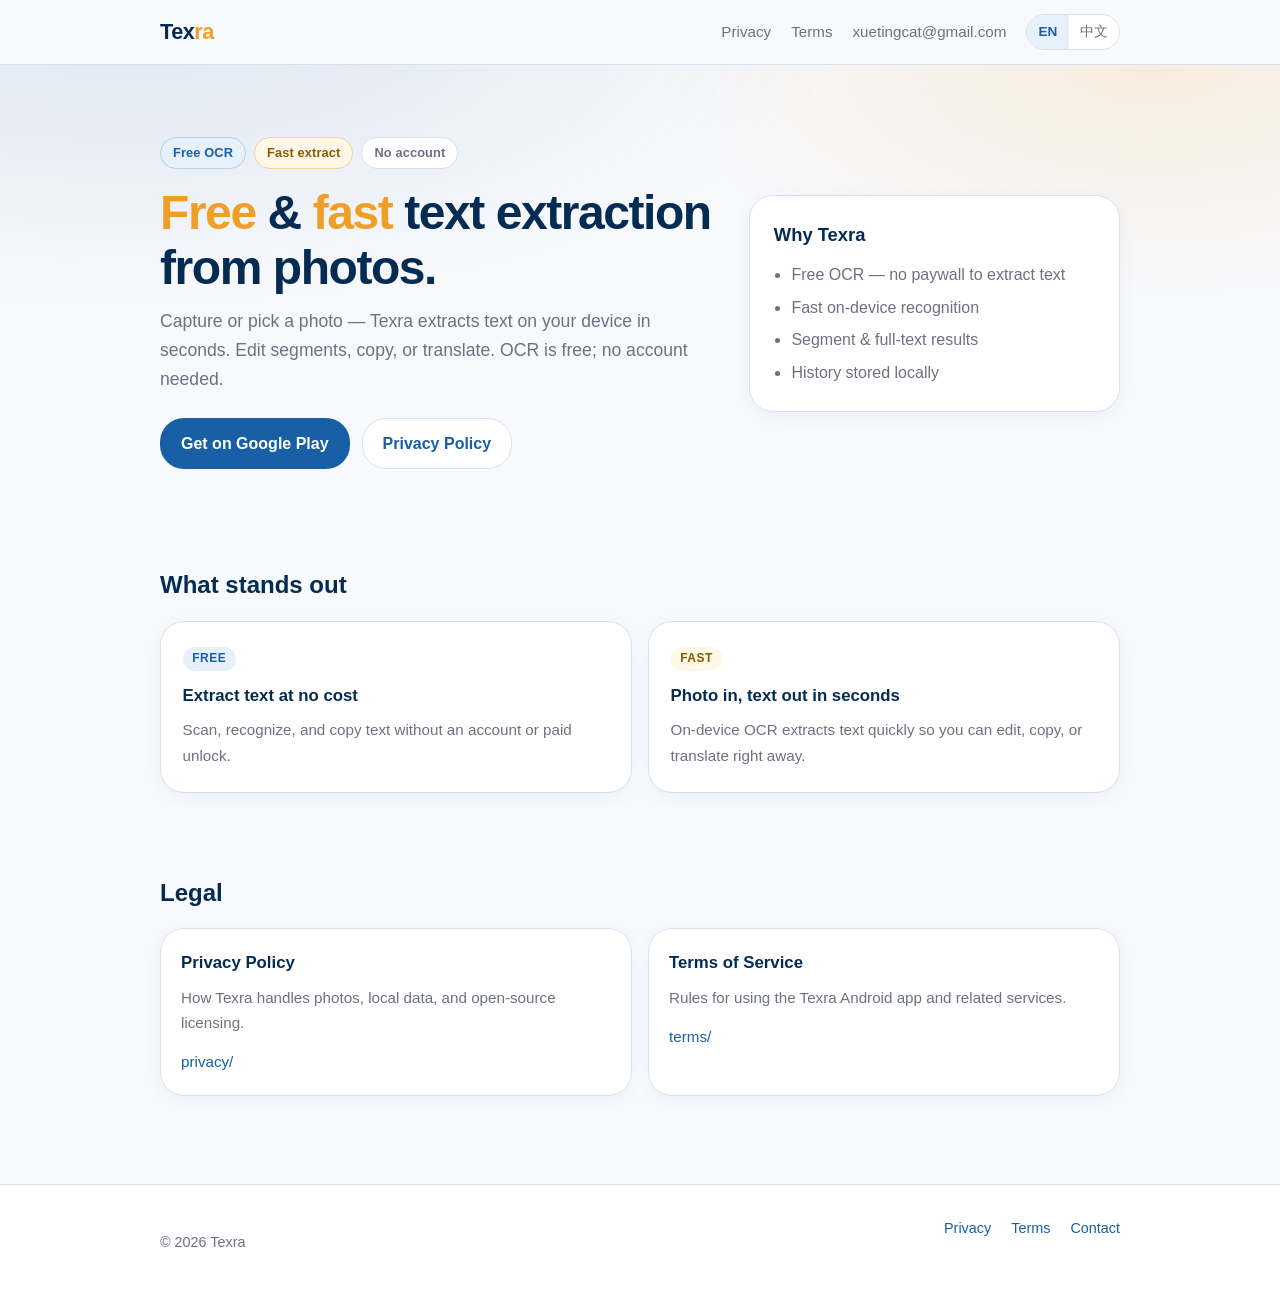
<file: index.html>
<!DOCTYPE html>
<html lang="en">
<head>
  <meta charset="utf-8">
  <meta name="viewport" content="width=device-width, initial-scale=1">
  <title>Texra — Free &amp; Fast Text Extraction</title>
  <meta name="description" content="Texra is a free on-device OCR app. Snap or pick a photo and extract text in seconds — no account required.">
  <link rel="stylesheet" href="assets/css/styles.css">
  <link rel="canonical" href="https://xcat-hub.github.io/TexraWeb/">
</head>
<body>
  <header class="site-header">
    <div class="site-header__inner">
      <a class="brand" href="./">Tex<span class="brand__accent">ra</span></a>
      <nav class="nav" aria-label="Primary">
        <a href="privacy/"><span class="inline-en">Privacy</span><span class="inline-zh">隐私政策</span></a>
        <a href="terms/"><span class="inline-en">Terms</span><span class="inline-zh">服务条款</span></a>
        <a href="mailto:xuetingcat@gmail.com">xuetingcat@gmail.com</a>
        <div class="lang-switch" role="group" aria-label="Language">
          <button type="button" data-set-lang="en" aria-pressed="true">EN</button>
          <button type="button" data-set-lang="zh" aria-pressed="false">中文</button>
        </div>
      </nav>
    </div>
  </header>

  <main>
    <section class="hero">
      <div class="hero__inner">
        <div>
          <p class="hero-pills" aria-label="Highlights">
            <span class="pill pill--accent">
              <span class="inline-en">Free OCR</span>
              <span class="inline-zh">完全免费</span>
            </span>
            <span class="pill pill--fast">
              <span class="inline-en">Fast extract</span>
              <span class="inline-zh">快速识字</span>
            </span>
            <span class="pill">
              <span class="inline-en">No account</span>
              <span class="inline-zh">无需注册</span>
            </span>
          </p>
          <h1>
            <span data-i18n-en><em class="hl">Free</em> &amp; <em class="hl">fast</em> text extraction from photos.</span>
            <span data-i18n-zh><em class="hl">免费</em>、<em class="hl">快速</em>提取识别文字。</span>
          </h1>
          <p data-i18n-en>
            Capture or pick a photo — Texra extracts text on your device in seconds.
            Edit segments, copy, or translate. OCR is free; no account needed.
          </p>
          <p data-i18n-zh>
            拍照或从相册选图，Texra 在本地几秒内提取识别文字。
            可编辑段落、复制或翻译。识别免费，无需注册。
          </p>
          <div class="cta-row">
            <a class="btn btn--primary" href="https://play.google.com/store/apps/details?id=dd.ai.texra">
              <span class="inline-en">Get on Google Play</span>
              <span class="inline-zh">前往 Google Play</span>
            </a>
            <a class="btn btn--secondary" href="privacy/">
              <span class="inline-en">Privacy Policy</span>
              <span class="inline-zh">隐私政策</span>
            </a>
          </div>
        </div>
        <aside class="hero-card" aria-label="Highlights">
          <h2>
            <span class="inline-en">Why Texra</span>
            <span class="inline-zh">为什么选 Texra</span>
          </h2>
          <ul>
            <li>
              <span class="inline-en">Free OCR — no paywall to extract text</span>
              <span class="inline-zh">文字识别免费，提取不设门槛</span>
            </li>
            <li>
              <span class="inline-en">Fast on-device recognition</span>
              <span class="inline-zh">端侧快速提取识别文字</span>
            </li>
            <li>
              <span class="inline-en">Segment &amp; full-text results</span>
              <span class="inline-zh">段落与全文结果</span>
            </li>
            <li>
              <span class="inline-en">History stored locally</span>
              <span class="inline-zh">历史记录本地保存</span>
            </li>
          </ul>
        </aside>
      </div>
    </section>

    <section class="section">
      <div class="wrap">
        <h2>
          <span data-i18n-en>What stands out</span>
          <span data-i18n-zh>核心亮点</span>
        </h2>
        <div class="grid-2 highlights">
          <article class="card card--feature">
            <p class="card__label">
              <span class="inline-en">Free</span>
              <span class="inline-zh">免费</span>
            </p>
            <h3>
              <span class="inline-en">Extract text at no cost</span>
              <span class="inline-zh">识别提取不收费</span>
            </h3>
            <p data-i18n-en>Scan, recognize, and copy text without an account or paid unlock.</p>
            <p data-i18n-zh>拍照识别、提取和复制文字，无需注册，也不用付费解锁。</p>
          </article>
          <article class="card card--feature">
            <p class="card__label card__label--accent">
              <span class="inline-en">Fast</span>
              <span class="inline-zh">快速</span>
            </p>
            <h3>
              <span class="inline-en">Photo in, text out in seconds</span>
              <span class="inline-zh">拍照即识别，秒出文字</span>
            </h3>
            <p data-i18n-en>On-device OCR extracts text quickly so you can edit, copy, or translate right away.</p>
            <p data-i18n-zh>端侧快速提取识别文字，立刻编辑、复制或翻译，不用等上传。</p>
          </article>
        </div>
      </div>
    </section>

    <section class="section">
      <div class="wrap">
        <h2>
          <span data-i18n-en>Legal</span>
          <span data-i18n-zh>法律信息</span>
        </h2>
        <div class="grid-2">
          <article class="card">
            <h3>
              <span class="inline-en">Privacy Policy</span>
              <span class="inline-zh">隐私政策</span>
            </h3>
            <p data-i18n-en>How Texra handles photos, local data, and open-source licensing.</p>
            <p data-i18n-zh>说明 Texra 如何处理照片、本地数据与开源许可。</p>
            <p style="margin-top:0.9rem"><a href="privacy/">privacy/</a></p>
          </article>
          <article class="card">
            <h3>
              <span class="inline-en">Terms of Service</span>
              <span class="inline-zh">服务条款</span>
            </h3>
            <p data-i18n-en>Rules for using the Texra Android app and related services.</p>
            <p data-i18n-zh>使用 Texra Android 应用及相关服务的约定。</p>
            <p style="margin-top:0.9rem"><a href="terms/">terms/</a></p>
          </article>
        </div>
      </div>
    </section>
  </main>

  <footer class="site-footer">
    <div class="site-footer__inner">
      <p>© <span id="year"></span> Texra</p>
      <nav aria-label="Footer">
        <a href="privacy/">Privacy</a>
        <a href="terms/">Terms</a>
        <a href="mailto:xuetingcat@gmail.com">Contact</a>
      </nav>
    </div>
  </footer>

  <script src="assets/js/i18n.js"></script>
  <script>document.getElementById("year").textContent = new Date().getFullYear();</script>
</body>
</html>
</file>
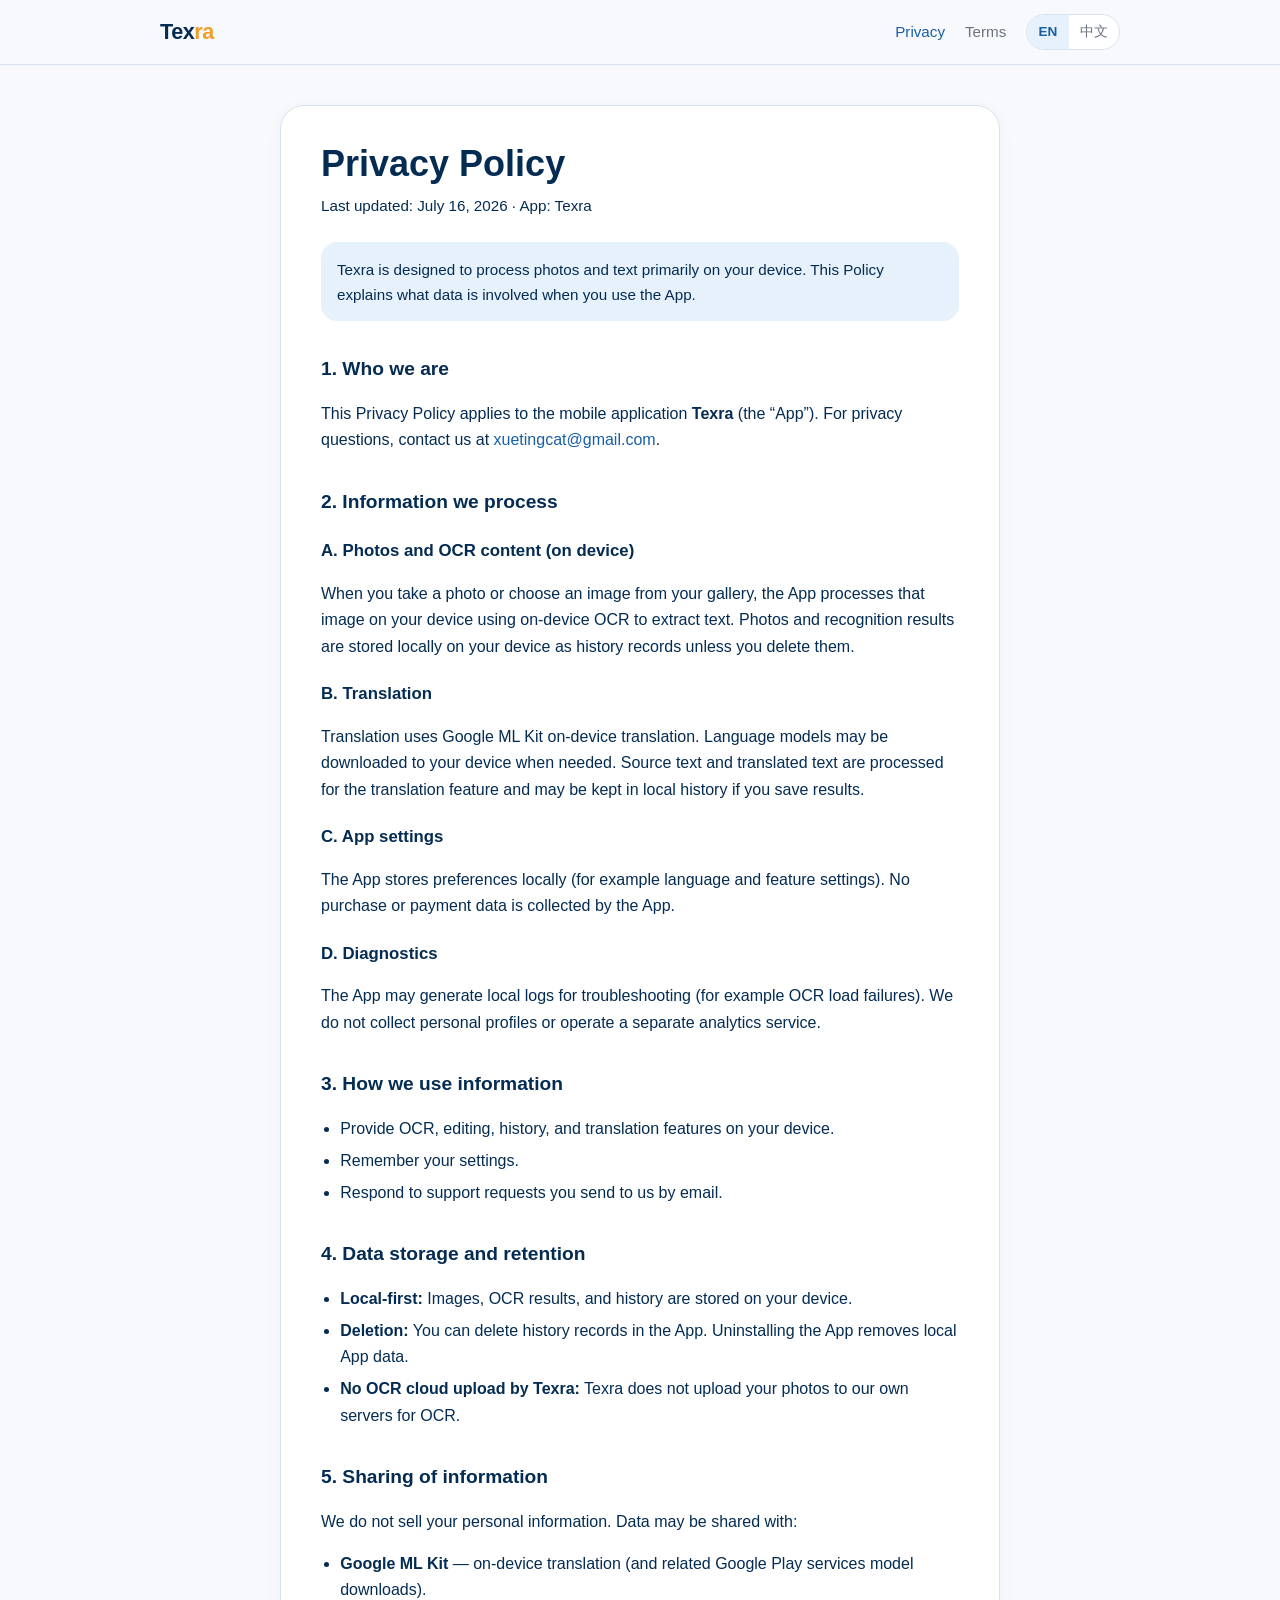
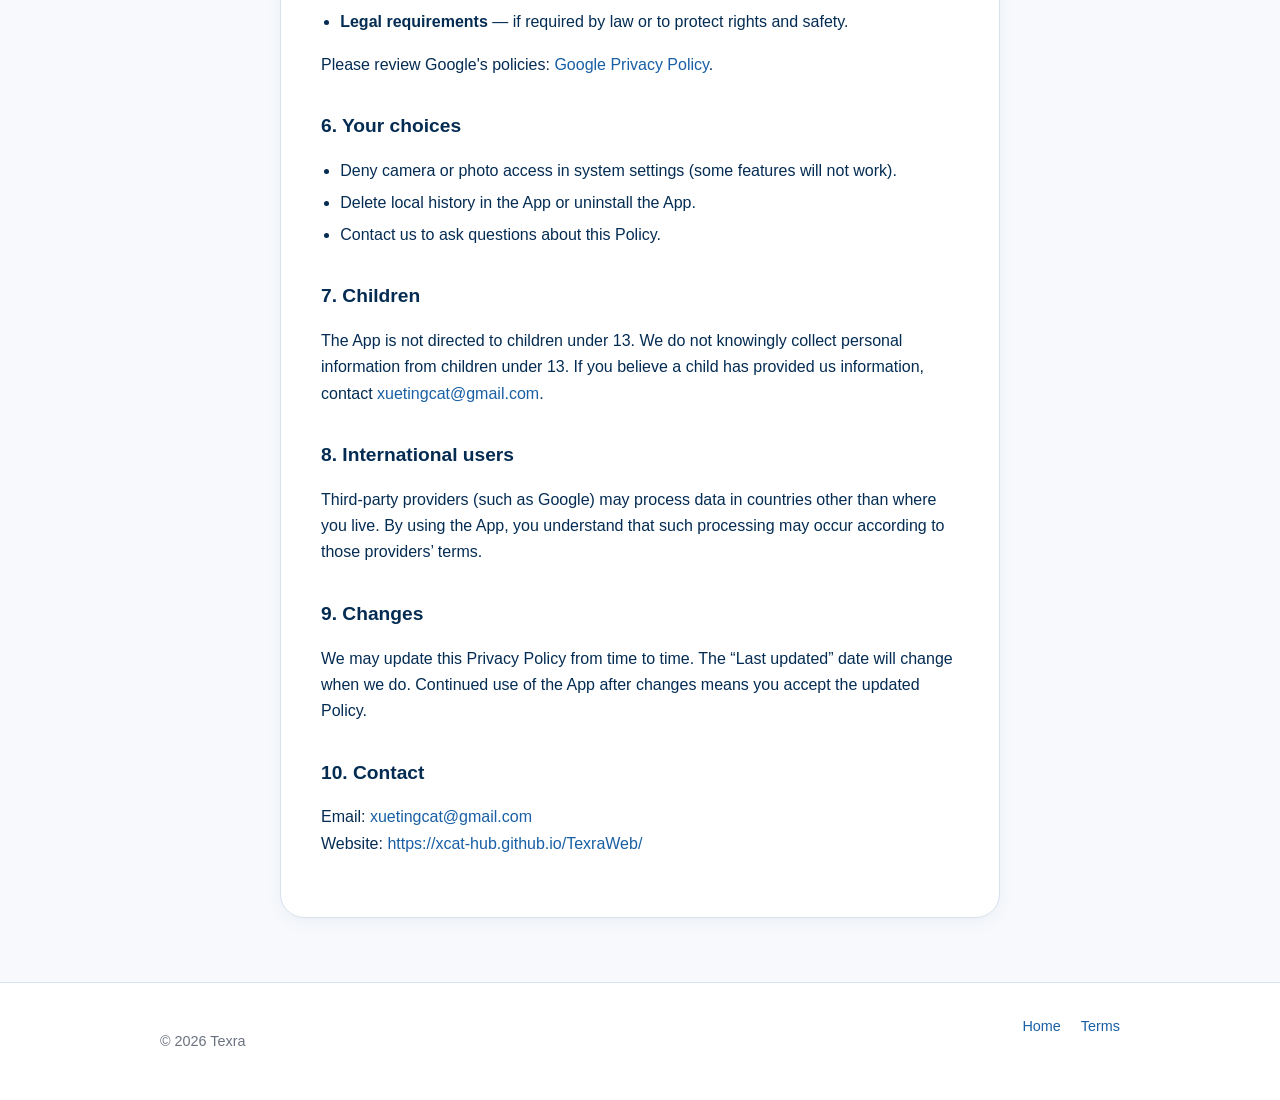
<file: privacy/index.html>
<!DOCTYPE html>
<html lang="en">
<head>
  <meta charset="utf-8">
  <meta name="viewport" content="width=device-width, initial-scale=1">
  <title>Privacy Policy — Texra</title>
  <meta name="description" content="Privacy Policy for the Texra Android app.">
  <link rel="stylesheet" href="../assets/css/styles.css">
  <link rel="canonical" href="https://xcat-hub.github.io/TexraWeb/privacy/">
</head>
<body>
  <header class="site-header">
    <div class="site-header__inner">
      <a class="brand" href="../">Tex<span class="brand__accent">ra</span></a>
      <nav class="nav" aria-label="Primary">
        <a href="./" aria-current="page"><span class="inline-en">Privacy</span><span class="inline-zh">隐私政策</span></a>
        <a href="../terms/"><span class="inline-en">Terms</span><span class="inline-zh">服务条款</span></a>
        <div class="lang-switch" role="group" aria-label="Language">
          <button type="button" data-set-lang="en" aria-pressed="true">EN</button>
          <button type="button" data-set-lang="zh" aria-pressed="false">中文</button>
        </div>
      </nav>
    </div>
  </header>

  <article class="legal">
    <div data-lang="en">
      <h1>Privacy Policy</h1>
      <p class="legal__meta">Last updated: July 16, 2026 · App: Texra</p>
      <p class="note">
        Texra is designed to process photos and text primarily on your device.
        This Policy explains what data is involved when you use the App.
      </p>

      <h2>1. Who we are</h2>
      <p>
        This Privacy Policy applies to the mobile application <strong>Texra</strong> (the “App”).
        For privacy questions, contact us at
        <a href="mailto:xuetingcat@gmail.com">xuetingcat@gmail.com</a>.
      </p>

      <h2>2. Information we process</h2>
      <h3>A. Photos and OCR content (on device)</h3>
      <p>
        When you take a photo or choose an image from your gallery, the App processes that image
        on your device using on-device OCR to extract text. Photos and recognition results are
        stored locally on your device as history records unless you delete them.
      </p>
      <h3>B. Translation</h3>
      <p>
        Translation uses Google ML Kit on-device translation. Language models may be downloaded
        to your device when needed. Source text and translated text are processed for the
        translation feature and may be kept in local history if you save results.
      </p>
      <h3>C. App settings</h3>
      <p>
        The App stores preferences locally (for example language and feature settings).
        No purchase or payment data is collected by the App.
      </p>
      <h3>D. Diagnostics</h3>
      <p>
        The App may generate local logs for troubleshooting (for example OCR load failures).
        We do not collect personal profiles or operate a separate analytics service.
      </p>

      <h2>3. How we use information</h2>
      <ul>
        <li>Provide OCR, editing, history, and translation features on your device.</li>
        <li>Remember your settings.</li>
        <li>Respond to support requests you send to us by email.</li>
      </ul>

      <h2>4. Data storage and retention</h2>
      <ul>
        <li><strong>Local-first:</strong> Images, OCR results, and history are stored on your device.</li>
        <li><strong>Deletion:</strong> You can delete history records in the App. Uninstalling the App removes local App data.</li>
        <li><strong>No OCR cloud upload by Texra:</strong> Texra does not upload your photos to our own servers for OCR.</li>
      </ul>

      <h2>5. Sharing of information</h2>
      <p>We do not sell your personal information. Data may be shared with:</p>
      <ul>
        <li><strong>Google ML Kit</strong> — on-device translation (and related Google Play services model downloads).</li>
        <li><strong>Legal requirements</strong> — if required by law or to protect rights and safety.</li>
      </ul>
      <p>
        Please review Google's policies:
        <a href="https://policies.google.com/privacy" rel="noopener" target="_blank">Google Privacy Policy</a>.
      </p>

      <h2>6. Your choices</h2>
      <ul>
        <li>Deny camera or photo access in system settings (some features will not work).</li>
        <li>Delete local history in the App or uninstall the App.</li>
        <li>Contact us to ask questions about this Policy.</li>
      </ul>

      <h2>7. Children</h2>
      <p>
        The App is not directed to children under 13. We do not knowingly collect personal
        information from children under 13. If you believe a child has provided us information,
        contact <a href="mailto:xuetingcat@gmail.com">xuetingcat@gmail.com</a>.
      </p>

      <h2>8. International users</h2>
      <p>
        Third-party providers (such as Google) may process data in countries other than where you live.
        By using the App, you understand that such processing may occur according to those providers’ terms.
      </p>

      <h2>9. Changes</h2>
      <p>
        We may update this Privacy Policy from time to time. The “Last updated” date will change
        when we do. Continued use of the App after changes means you accept the updated Policy.
      </p>

      <h2>10. Contact</h2>
      <p>
        Email: <a href="mailto:xuetingcat@gmail.com">xuetingcat@gmail.com</a><br>
        Website: <a href="https://xcat-hub.github.io/TexraWeb/">https://xcat-hub.github.io/TexraWeb/</a>
      </p>
    </div>

    <div data-lang="zh">
      <h1>隐私政策</h1>
      <p class="legal__meta">最近更新：2026 年 7 月 16 日 · 应用：Texra</p>
      <p class="note">
        Texra 以端侧处理照片与文本为主。本政策说明您在使用本应用时涉及哪些数据。
      </p>

      <h2>1. 我们是谁</h2>
      <p>
        本隐私政策适用于移动应用 <strong>Texra</strong>（下称「本应用」）。
        如有隐私相关问题，请发送邮件至
        <a href="mailto:xuetingcat@gmail.com">xuetingcat@gmail.com</a>。
      </p>

      <h2>2. 我们处理的信息</h2>
      <h3>A. 照片与 OCR 内容（本地）</h3>
      <p>
        当您拍照或从相册选择图片时，本应用在设备本地使用 OCR 提取文字。
        照片与识别结果会作为历史记录保存在您的设备上，除非您自行删除。
      </p>
      <h3>B. 翻译</h3>
      <p>
        翻译功能使用 Google ML Kit 端侧翻译。必要时可能向设备下载语言模型。
        原文与译文用于提供翻译功能，若您保存结果，也可能保留在本地历史中。
      </p>
      <h3>C. 应用设置</h3>
      <p>
        本应用在本地保存偏好设置（例如语言与功能选项）。
        本应用不收集任何购买或付款数据。
      </p>
      <h3>D. 诊断信息</h3>
      <p>
        本应用可能生成用于排查问题的本地日志（例如 OCR 加载失败）。
        我们不收集个人画像，也不运营独立的分析服务。
      </p>

      <h2>3. 我们如何使用信息</h2>
      <ul>
        <li>在设备上提供 OCR、编辑、历史记录与翻译功能。</li>
        <li>记住您的设置。</li>
        <li>回复您通过邮件发送的支持请求。</li>
      </ul>

      <h2>4. 存储与保留</h2>
      <ul>
        <li><strong>本地优先：</strong>图片、OCR 结果与历史记录保存在您的设备上。</li>
        <li><strong>删除：</strong>您可在应用内删除历史记录；卸载应用将删除本地应用数据。</li>
        <li><strong>Texra 不做 OCR 云上传：</strong>Texra 不会将您的照片上传到我们自己的服务器进行 OCR。</li>
      </ul>

      <h2>5. 信息共享</h2>
      <p>我们不出售您的个人信息。在以下情况下可能涉及数据共享：</p>
      <ul>
        <li><strong>Google ML Kit</strong> — 端侧翻译（及相关 Google Play 服务模型下载）。</li>
        <li><strong>法律要求</strong> — 法律要求或为保护权利与安全所必需时。</li>
      </ul>
      <p>
        请另阅 Google 相关政策：
        <a href="https://policies.google.com/privacy" rel="noopener" target="_blank">Google 隐私权政策</a>。
      </p>

      <h2>6. 您的选择</h2>
      <ul>
        <li>在系统设置中拒绝相机或相册权限（部分功能将不可用）。</li>
        <li>在应用内删除本地历史，或卸载应用。</li>
        <li>就本政策联系我们。</li>
      </ul>

      <h2>7. 儿童</h2>
      <p>
        本应用不面向 13 岁以下儿童。我们不会故意收集 13 岁以下儿童的个人信息。
        如您认为儿童向我们提供了信息，请联系
        <a href="mailto:xuetingcat@gmail.com">xuetingcat@gmail.com</a>。
      </p>

      <h2>8. 国际用户</h2>
      <p>
        第三方服务商（如 Google）可能在您所在国家/地区以外处理数据。
        使用本应用即表示您理解此类处理可能依据该等服务商条款发生。
      </p>

      <h2>9. 变更</h2>
      <p>
        我们可能不时更新本隐私政策，并更新文首「最近更新」日期。
        变更后继续使用本应用，即表示您接受更新后的政策。
      </p>

      <h2>10. 联系我们</h2>
      <p>
        邮箱：<a href="mailto:xuetingcat@gmail.com">xuetingcat@gmail.com</a><br>
        网站：<a href="https://xcat-hub.github.io/TexraWeb/">https://xcat-hub.github.io/TexraWeb/</a>
      </p>
    </div>
  </article>

  <footer class="site-footer">
    <div class="site-footer__inner">
      <p>© <span id="year"></span> Texra</p>
      <nav aria-label="Footer">
        <a href="../">Home</a>
        <a href="../terms/">Terms</a>
      </nav>
    </div>
  </footer>

  <script src="../assets/js/i18n.js"></script>
  <script>document.getElementById("year").textContent = new Date().getFullYear();</script>
</body>
</html>
</file>
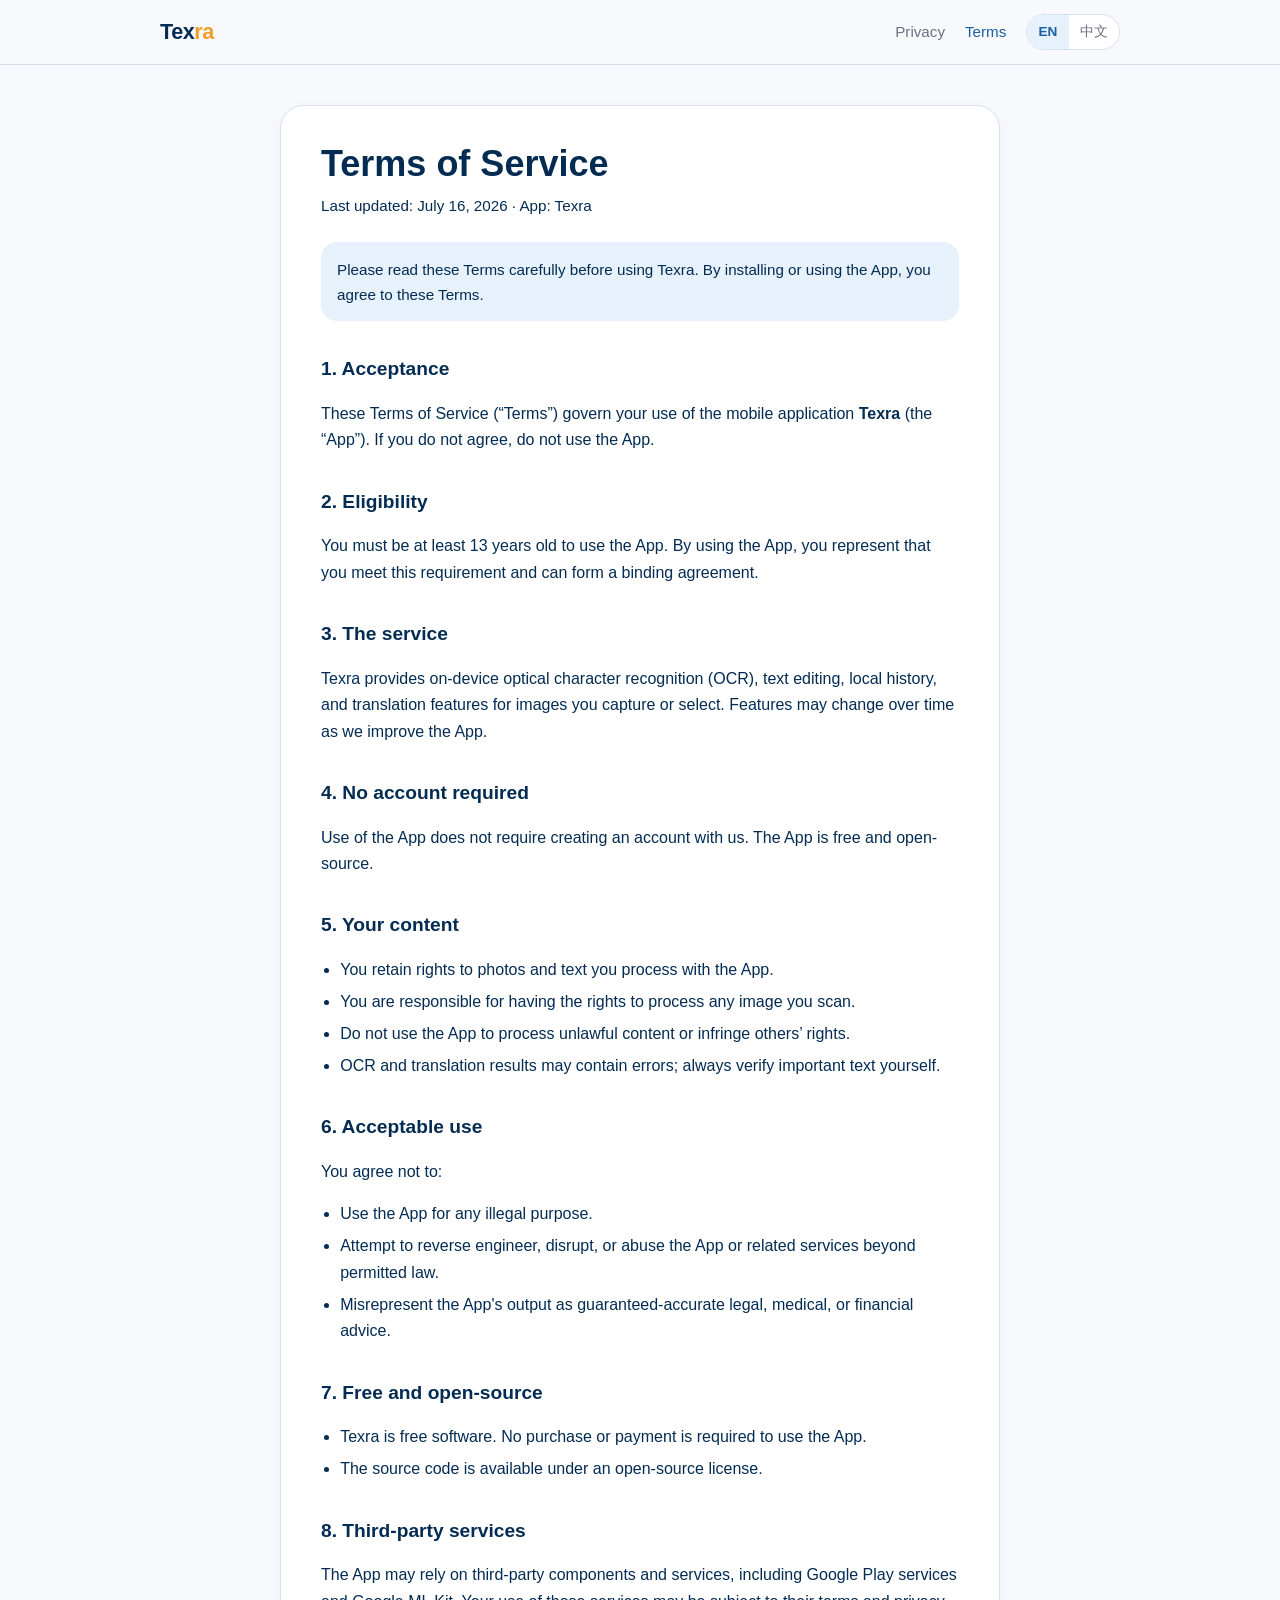
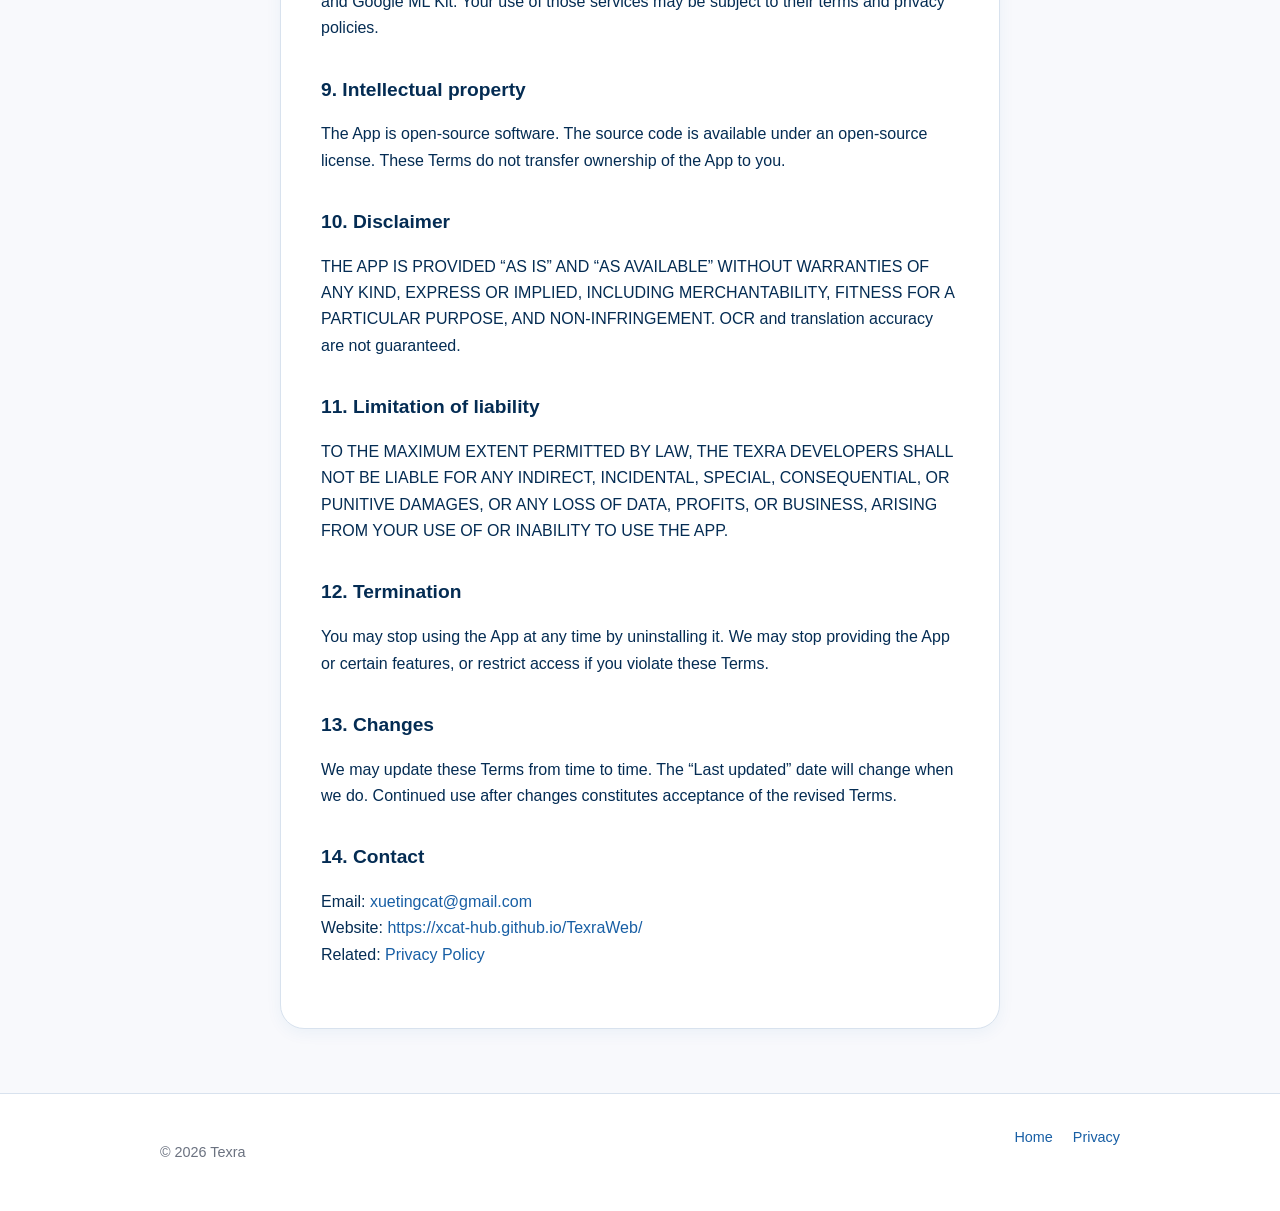
<file: terms/index.html>
<!DOCTYPE html>
<html lang="en">
<head>
  <meta charset="utf-8">
  <meta name="viewport" content="width=device-width, initial-scale=1">
  <title>Terms of Service — Texra</title>
  <meta name="description" content="Terms of Service for the Texra Android app.">
  <link rel="stylesheet" href="../assets/css/styles.css">
  <link rel="canonical" href="https://xcat-hub.github.io/TexraWeb/terms/">
</head>
<body>
  <header class="site-header">
    <div class="site-header__inner">
      <a class="brand" href="../">Tex<span class="brand__accent">ra</span></a>
      <nav class="nav" aria-label="Primary">
        <a href="../privacy/"><span class="inline-en">Privacy</span><span class="inline-zh">隐私政策</span></a>
        <a href="./" aria-current="page"><span class="inline-en">Terms</span><span class="inline-zh">服务条款</span></a>
        <div class="lang-switch" role="group" aria-label="Language">
          <button type="button" data-set-lang="en" aria-pressed="true">EN</button>
          <button type="button" data-set-lang="zh" aria-pressed="false">中文</button>
        </div>
      </nav>
    </div>
  </header>

  <article class="legal">
    <div data-lang="en">
      <h1>Terms of Service</h1>
      <p class="legal__meta">Last updated: July 16, 2026 · App: Texra</p>
      <p class="note">
        Please read these Terms carefully before using Texra. By installing or using the App,
        you agree to these Terms.
      </p>

      <h2>1. Acceptance</h2>
      <p>
        These Terms of Service (“Terms”) govern your use of the mobile application
        <strong>Texra</strong> (the “App”). If you do not agree, do not use the App.
      </p>

      <h2>2. Eligibility</h2>
      <p>
        You must be at least 13 years old to use the App. By using the App, you represent that
        you meet this requirement and can form a binding agreement.
      </p>

      <h2>3. The service</h2>
      <p>
        Texra provides on-device optical character recognition (OCR), text editing, local history,
        and translation features for images you capture or select. Features may change over time
        as we improve the App.
      </p>

      <h2>4. No account required</h2>
      <p>
        Use of the App does not require creating an account with us. The App is free and
        open-source.
      </p>

      <h2>5. Your content</h2>
      <ul>
        <li>You retain rights to photos and text you process with the App.</li>
        <li>You are responsible for having the rights to process any image you scan.</li>
        <li>Do not use the App to process unlawful content or infringe others’ rights.</li>
        <li>OCR and translation results may contain errors; always verify important text yourself.</li>
      </ul>

      <h2>6. Acceptable use</h2>
      <p>You agree not to:</p>
      <ul>
        <li>Use the App for any illegal purpose.</li>
        <li>Attempt to reverse engineer, disrupt, or abuse the App or related services beyond permitted law.</li>
        <li>Misrepresent the App's output as guaranteed-accurate legal, medical, or financial advice.</li>
      </ul>

      <h2>7. Free and open-source</h2>
      <ul>
        <li>Texra is free software. No purchase or payment is required to use the App.</li>
        <li>The source code is available under an open-source license.</li>
      </ul>

      <h2>8. Third-party services</h2>
      <p>
        The App may rely on third-party components and services, including Google Play services
        and Google ML Kit. Your use of those services may be subject to their terms
        and privacy policies.
      </p>

      <h2>9. Intellectual property</h2>
      <p>
        The App is open-source software. The source code is available under an open-source license.
        These Terms do not transfer ownership of the App to you.
      </p>

      <h2>10. Disclaimer</h2>
      <p>
        THE APP IS PROVIDED “AS IS” AND “AS AVAILABLE” WITHOUT WARRANTIES OF ANY KIND, EXPRESS OR
        IMPLIED, INCLUDING MERCHANTABILITY, FITNESS FOR A PARTICULAR PURPOSE, AND NON-INFRINGEMENT.
        OCR and translation accuracy are not guaranteed.
      </p>

      <h2>11. Limitation of liability</h2>
      <p>
        TO THE MAXIMUM EXTENT PERMITTED BY LAW, THE TEXRA DEVELOPERS SHALL NOT BE LIABLE FOR ANY
        INDIRECT, INCIDENTAL, SPECIAL, CONSEQUENTIAL, OR PUNITIVE DAMAGES, OR ANY LOSS OF DATA,
        PROFITS, OR BUSINESS, ARISING FROM YOUR USE OF OR INABILITY TO USE THE APP.
      </p>

      <h2>12. Termination</h2>
      <p>
        You may stop using the App at any time by uninstalling it. We may stop providing the App
        or certain features, or restrict access if you violate these Terms.
      </p>

      <h2>13. Changes</h2>
      <p>
        We may update these Terms from time to time. The “Last updated” date will change when we do.
        Continued use after changes constitutes acceptance of the revised Terms.
      </p>

      <h2>14. Contact</h2>
      <p>
        Email: <a href="mailto:xuetingcat@gmail.com">xuetingcat@gmail.com</a><br>
        Website: <a href="https://xcat-hub.github.io/TexraWeb/">https://xcat-hub.github.io/TexraWeb/</a><br>
        Related: <a href="../privacy/">Privacy Policy</a>
      </p>
    </div>

    <div data-lang="zh">
      <h1>服务条款</h1>
      <p class="legal__meta">最近更新：2026 年 7 月 16 日 · 应用：Texra</p>
      <p class="note">
        使用 Texra 前请仔细阅读本条款。安装或使用本应用，即表示您同意本条款。
      </p>

      <h2>1. 接受条款</h2>
      <p>
        本服务条款（「本条款」）约束您对移动应用 <strong>Texra</strong>（「本应用」）的使用。
        如不同意，请勿使用本应用。
      </p>

      <h2>2. 使用资格</h2>
      <p>
        您须年满 13 周岁方可使用本应用。使用本应用即表示您符合该要求，并有能力订立有约束力的协议。
      </p>

      <h2>3. 服务内容</h2>
      <p>
        Texra 为您拍摄或选择的图片提供端侧光学字符识别（OCR）、文本编辑、本地历史记录与翻译等功能。
        我们可能随产品迭代调整功能。
      </p>

      <h2>4. 无需账号</h2>
      <p>
        使用本应用无需向我们注册账号。本应用免费且开源。
      </p>

      <h2>5. 您的内容</h2>
      <ul>
        <li>您保留对使用本应用处理的照片与文本的权利。</li>
        <li>您应确保有权处理所扫描的任何图像。</li>
        <li>不得使用本应用处理违法内容或侵犯他人权利。</li>
        <li>OCR 与翻译结果可能存在错误；重要文本请自行核对。</li>
      </ul>

      <h2>6. 合理使用</h2>
      <p>您同意不从事以下行为：</p>
      <ul>
        <li>将本应用用于任何非法目的。</li>
        <li>在法律允许范围之外试图反向工程、干扰或滥用本应用或相关服务。</li>
        <li>将本应用输出误称为有保证准确性的法律、医疗或财务建议。</li>
      </ul>

      <h2>7. 免费与开源</h2>
      <ul>
        <li>Texra 是免费软件。使用本应用无需购买或付费。</li>
        <li>源代码在开源许可下公开发布。</li>
      </ul>

      <h2>8. 第三方服务</h2>
      <p>
        本应用可能依赖第三方组件与服务，包括 Google Play 服务与 Google ML Kit。
        您对该等服务的使用可能另受其条款与隐私政策约束。
      </p>

      <h2>9. 知识产权</h2>
      <p>
        本应用是开源软件。源代码在开源许可下公开发布。
        本条款不向您转让本应用的所有权。
      </p>

      <h2>10. 免责声明</h2>
      <p>
        本应用按「现状」和「可用」基础提供，不作任何明示或暗示保证，包括适销性、特定用途适用性与非侵权。
        OCR 与翻译准确性不作保证。
      </p>

      <h2>11. 责任限制</h2>
      <p>
        在法律允许的最大范围内，Texra 开发者不对因使用或无法使用本应用而产生的任何间接、附带、特殊、
        后果性或惩罚性损害，或任何数据、利润或业务损失承担责任。
      </p>

      <h2>12. 终止</h2>
      <p>
        您可随时通过卸载停止使用本应用。若您违反本条款，我们可能停止提供本应用或某些功能，或限制访问。
      </p>

      <h2>13. 变更</h2>
      <p>
        我们可能不时更新本条款，并更新文首「最近更新」日期。
        变更后继续使用，即表示您接受修订后的条款。
      </p>

      <h2>14. 联系我们</h2>
      <p>
        邮箱：<a href="mailto:xuetingcat@gmail.com">xuetingcat@gmail.com</a><br>
        网站：<a href="https://xcat-hub.github.io/TexraWeb/">https://xcat-hub.github.io/TexraWeb/</a><br>
        相关：<a href="../privacy/">隐私政策</a>
      </p>
    </div>
  </article>

  <footer class="site-footer">
    <div class="site-footer__inner">
      <p>© <span id="year"></span> Texra</p>
      <nav aria-label="Footer">
        <a href="../">Home</a>
        <a href="../privacy/">Privacy</a>
      </nav>
    </div>
  </footer>

  <script src="../assets/js/i18n.js"></script>
  <script>document.getElementById("year").textContent = new Date().getFullYear();</script>
</body>
</html>
</file>
<file: assets/css/styles.css>
:root {
  --primary: #185fa5;
  --primary-pressed: #0a3f77;
  --accent: #ef9f27;
  --canvas: #f8f9fc;
  --surface: #ffffff;
  --surface-tint: #e6f1fb;
  --border: #d8e2ee;
  --text-primary: #042c53;
  --text-secondary: #6b7280;
  --text-disabled: #a7afba;
  --radius-sm: 12px;
  --radius-md: 16px;
  --radius-lg: 24px;
  --shadow-1: 0 4px 16px rgba(24, 95, 165, 0.06);
  --max: 720px;
  --max-wide: 960px;
  --font: "Segoe UI", "PingFang SC", "Hiragino Sans GB", "Microsoft YaHei", sans-serif;
}

*,
*::before,
*::after {
  box-sizing: border-box;
}

html {
  scroll-behavior: smooth;
}

body {
  margin: 0;
  font-family: var(--font);
  color: var(--text-primary);
  background: var(--canvas);
  line-height: 1.65;
  -webkit-font-smoothing: antialiased;
}

a {
  color: var(--primary);
  text-decoration: none;
}

a:hover {
  color: var(--primary-pressed);
  text-decoration: underline;
}

img {
  max-width: 100%;
  display: block;
}

.site-header {
  position: sticky;
  top: 0;
  z-index: 20;
  background: rgba(248, 249, 252, 0.92);
  backdrop-filter: blur(10px);
  border-bottom: 1px solid var(--border);
}

.site-header__inner,
.site-footer__inner,
.wrap {
  width: min(100% - 2rem, var(--max-wide));
  margin-inline: auto;
}

.site-header__inner {
  display: flex;
  align-items: center;
  justify-content: space-between;
  gap: 1rem;
  min-height: 64px;
}

.brand {
  display: inline-flex;
  align-items: baseline;
  gap: 0;
  font-weight: 700;
  font-size: 1.35rem;
  letter-spacing: -0.02em;
  color: var(--text-primary);
  text-decoration: none;
}

.brand:hover {
  text-decoration: none;
}

.brand__accent {
  color: var(--accent);
}

.nav {
  display: flex;
  flex-wrap: wrap;
  align-items: center;
  gap: 0.75rem 1.25rem;
  font-size: 0.95rem;
}

.nav a {
  color: var(--text-secondary);
  text-decoration: none;
}

.nav a:hover,
.nav a[aria-current="page"] {
  color: var(--primary);
}

.lang-switch {
  display: inline-flex;
  border: 1px solid var(--border);
  border-radius: 999px;
  overflow: hidden;
  background: var(--surface);
}

.lang-switch button {
  appearance: none;
  border: 0;
  background: transparent;
  color: var(--text-secondary);
  font: inherit;
  font-size: 0.85rem;
  padding: 0.35rem 0.7rem;
  cursor: pointer;
}

.lang-switch button[aria-pressed="true"] {
  background: var(--surface-tint);
  color: var(--primary);
  font-weight: 600;
}

.hero {
  padding: 4.5rem 0 3.5rem;
  background:
    radial-gradient(1200px 480px at 10% -10%, rgba(24, 95, 165, 0.12), transparent 60%),
    radial-gradient(900px 420px at 90% 0%, rgba(239, 159, 39, 0.14), transparent 55%),
    var(--canvas);
}

.hero__inner {
  width: min(100% - 2rem, var(--max-wide));
  margin-inline: auto;
  display: grid;
  gap: 2rem;
}

@media (min-width: 800px) {
  .hero__inner {
    grid-template-columns: 1.2fr 0.8fr;
    align-items: center;
  }
}

.hero .hero-pills {
  display: flex;
  flex-wrap: wrap;
  gap: 0.5rem;
  margin: 0 0 1rem;
  max-width: none;
  font-size: inherit;
  color: inherit;
}

.pill {
  display: inline-flex;
  align-items: center;
  min-height: 32px;
  padding: 0.2rem 0.75rem;
  border-radius: 999px;
  border: 1px solid var(--border);
  background: var(--surface);
  color: var(--text-secondary);
  font-size: 0.8rem;
  font-weight: 600;
  letter-spacing: 0.01em;
}

.pill--accent {
  background: var(--surface-tint);
  border-color: #b7d3ef;
  color: var(--primary);
}

.pill--fast {
  background: #fff7e8;
  border-color: #f3d59a;
  color: #8a5a00;
}

.hero h1 {
  margin: 0 0 0.75rem;
  font-size: clamp(2rem, 4vw, 3rem);
  line-height: 1.15;
  letter-spacing: -0.03em;
}

.hero h1 .hl {
  font-style: normal;
  color: var(--accent);
}

.hero p {
  margin: 0 0 1.5rem;
  color: var(--text-secondary);
  font-size: 1.1rem;
  max-width: 36rem;
}

.cta-row {
  display: flex;
  flex-wrap: wrap;
  gap: 0.75rem;
}

.btn {
  display: inline-flex;
  align-items: center;
  justify-content: center;
  gap: 0.4rem;
  min-height: 48px;
  padding: 0.7rem 1.25rem;
  border-radius: var(--radius-lg);
  font-weight: 600;
  text-decoration: none;
  border: 1px solid transparent;
  transition: background 0.15s ease, color 0.15s ease, border-color 0.15s ease;
}

.btn:hover {
  text-decoration: none;
}

.btn--primary {
  background: var(--primary);
  color: #fff;
}

.btn--primary:hover {
  background: var(--primary-pressed);
  color: #fff;
}

.btn--secondary {
  background: var(--surface);
  color: var(--primary);
  border-color: var(--border);
}

.btn--secondary:hover {
  background: var(--surface-tint);
  color: var(--primary-pressed);
}

.hero-card {
  background: var(--surface);
  border: 1px solid var(--border);
  border-radius: var(--radius-lg);
  box-shadow: var(--shadow-1);
  padding: 1.5rem;
}

.hero-card h2 {
  margin: 0 0 0.75rem;
  font-size: 1.15rem;
}

.hero-card ul {
  margin: 0;
  padding-left: 1.1rem;
  color: var(--text-secondary);
}

.hero-card li + li {
  margin-top: 0.4rem;
}

.section {
  padding: 2.5rem 0;
}

.section h2 {
  margin: 0 0 1rem;
  font-size: 1.5rem;
}

.grid-2 {
  display: grid;
  gap: 1rem;
}

@media (min-width: 720px) {
  .grid-2 {
    grid-template-columns: repeat(2, 1fr);
  }
}

.card {
  background: var(--surface);
  border: 1px solid var(--border);
  border-radius: var(--radius-lg);
  padding: 1.25rem;
  box-shadow: var(--shadow-1);
}

.card h3 {
  margin: 0 0 0.5rem;
  font-size: 1.05rem;
}

.card p {
  margin: 0;
  color: var(--text-secondary);
  font-size: 0.95rem;
}

.highlights {
  align-items: stretch;
}

.card--feature {
  padding: 1.4rem 1.35rem 1.5rem;
}

.card .card__label {
  display: inline-flex;
  margin: 0 0 0.65rem;
  padding: 0.15rem 0.6rem;
  border-radius: 999px;
  background: var(--surface-tint);
  color: var(--primary);
  font-size: 0.75rem;
  font-weight: 700;
  letter-spacing: 0.04em;
  text-transform: uppercase;
}

.card .card__label--accent {
  background: #fff7e8;
  color: #8a5a00;
}

.site-footer {
  margin-top: 3rem;
  border-top: 1px solid var(--border);
  background: var(--surface);
  padding: 2rem 0;
  color: var(--text-secondary);
  font-size: 0.9rem;
}

.site-footer__inner {
  display: flex;
  flex-wrap: wrap;
  gap: 1rem;
  justify-content: space-between;
}

.site-footer nav {
  display: flex;
  flex-wrap: wrap;
  gap: 0.75rem 1.25rem;
}

.legal {
  width: min(100% - 2rem, var(--max));
  margin: 2.5rem auto 4rem;
  background: var(--surface);
  border: 1px solid var(--border);
  border-radius: var(--radius-lg);
  box-shadow: var(--shadow-1);
  padding: 1.75rem 1.5rem 2rem;
}

@media (min-width: 640px) {
  .legal {
    padding: 2.25rem 2.5rem 2.75rem;
  }
}

.legal__meta {
  color: var(--text-secondary);
  font-size: 0.95rem;
  margin: 0 0 1.5rem;
}

.legal h1 {
  margin: 0 0 0.5rem;
  font-size: clamp(1.75rem, 3vw, 2.25rem);
  line-height: 1.2;
}

.legal h2 {
  margin: 2rem 0 0.75rem;
  font-size: 1.2rem;
}

.legal h3 {
  margin: 1.25rem 0 0.5rem;
  font-size: 1.05rem;
}

.legal p,
.legal li {
  color: var(--text-primary);
}

.legal ul {
  padding-left: 1.2rem;
}

.legal li + li {
  margin-top: 0.35rem;
}

.legal [data-lang] {
  display: none;
}

html[lang="en"] .legal [data-lang="en"],
html[lang="zh"] .legal [data-lang="zh"],
html[lang="en"] [data-i18n-en],
html[lang="zh"] [data-i18n-zh] {
  display: block;
}

html[lang="en"] [data-i18n-zh],
html[lang="zh"] [data-i18n-en] {
  display: none;
}

html[lang="en"] .inline-en,
html[lang="zh"] .inline-zh {
  display: inline;
}

html[lang="en"] .inline-zh,
html[lang="zh"] .inline-en {
  display: none;
}

.note {
  background: var(--surface-tint);
  border-radius: var(--radius-md);
  padding: 0.9rem 1rem;
  color: var(--text-secondary);
  font-size: 0.95rem;
}
</file>
